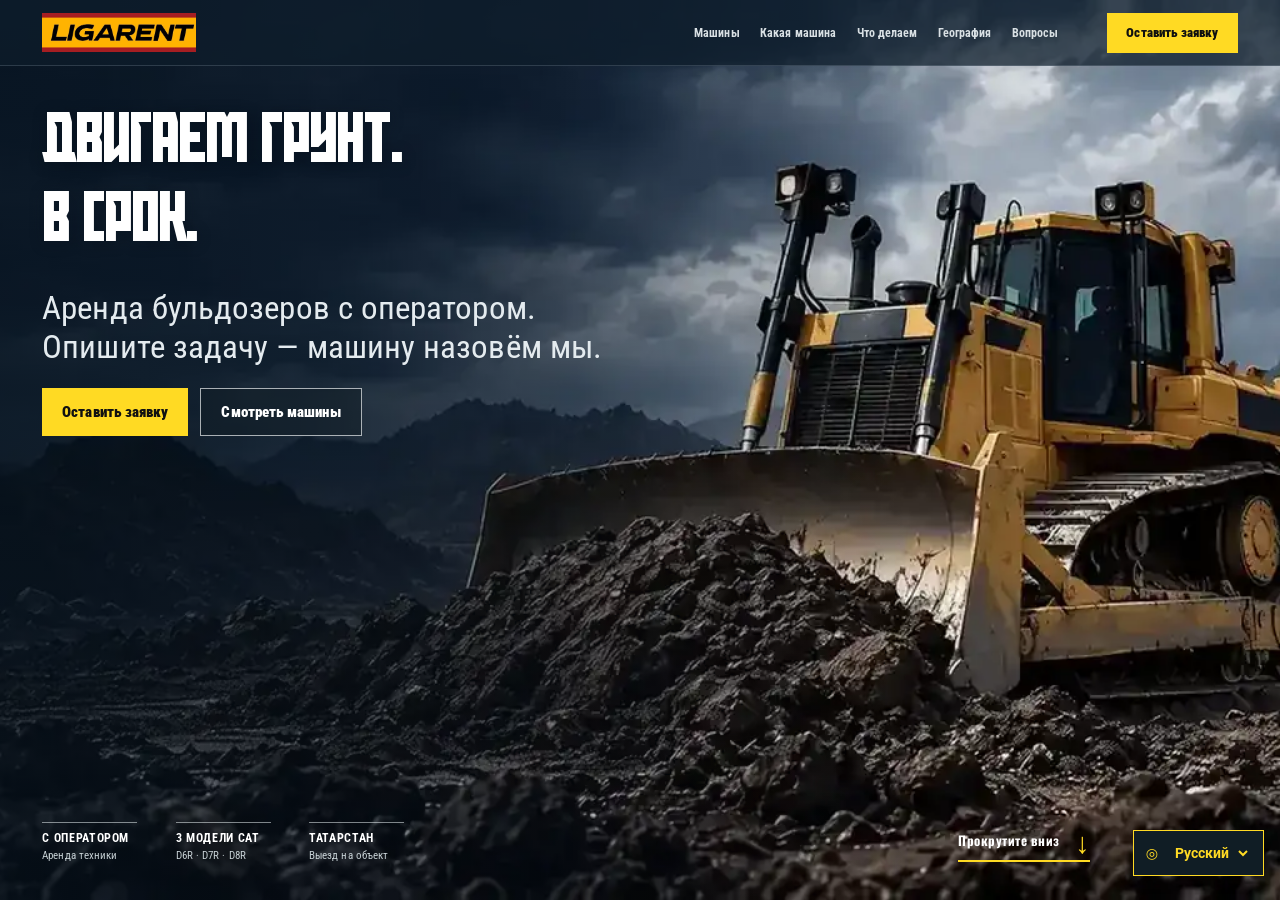
<file: index.html>
<!doctype html>
<html lang="ru">
<head>
  <meta charset="utf-8">
  <meta name="viewport" content="width=device-width, initial-scale=1">
  <meta http-equiv="refresh" content="0; url=./start.html">
  <title>LIGARENT</title>
  <script>location.replace('./start.html' + location.search + location.hash);</script>
</head>
<body>
  <p><a href="./start.html">Открыть LIGARENT</a></p>
</body>
</html>
</file>
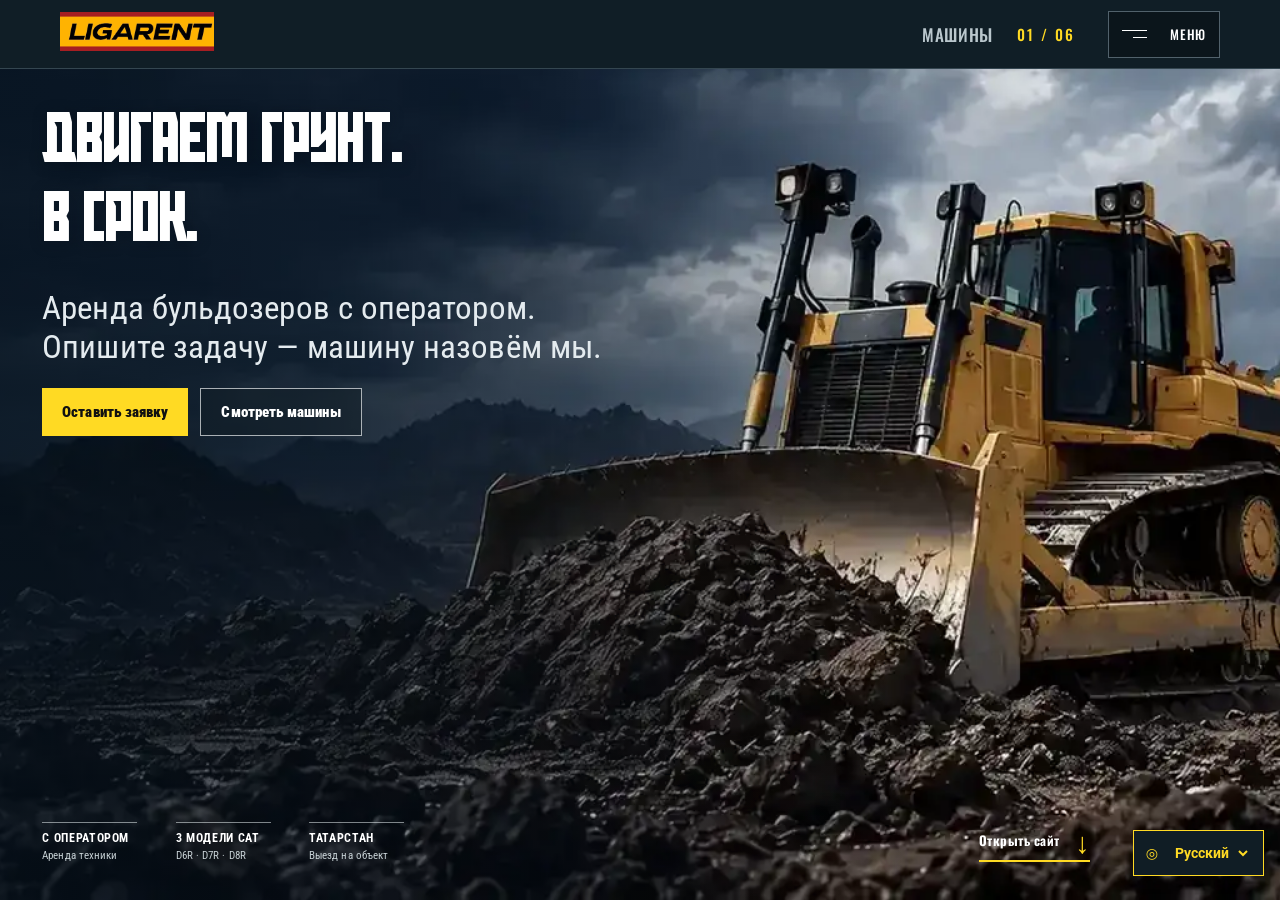
<file: start.html>
<!doctype html>
<html lang="ru">
<head>
  <meta charset="utf-8">
  <meta name="viewport" content="width=device-width, initial-scale=1">
  <meta name="theme-color" content="#101d25">
  <meta name="description" content="LIGARENT — двигаем грунт в срок.">
  <title>LIGARENT — Двигаем грунт в срок</title>
  <script>if (new URLSearchParams(location.search).has('reverse')) document.documentElement.classList.add('intro-returning');</script>
  <link rel="preload" as="image" href="assets/ligarent-loader-first.jpg" fetchpriority="high">
  <link rel="preconnect" href="https://fonts.googleapis.com">
  <link rel="preconnect" href="https://fonts.gstatic.com" crossorigin>
  <link rel="stylesheet" href="https://fonts.googleapis.com/css2?family=Roboto+Condensed:wght@700;900&family=Roboto:wght@400;700;900&display=swap" media="print" onload="this.media='all'">
  <link rel="preload" as="image" href="assets/ligarent-sign.png?v=1">
  <link rel="stylesheet" href="start-dark.css?v=20260930-fast-intro-1">
  <script src="vendor/gsap.min.js" defer></script>
  <script src="loader-reel.js?v=20260930-fast-intro-1" defer></script>
  <script src="site-embed.js?v=20261010-languages" defer></script>
  <script src="start.js?v=20260930-fast-intro-1" defer></script>
<link rel="stylesheet" href="language.css?v=1"><script src="translations.js?v=1" defer></script><script src="language.js?v=1" defer></script></head>
<body class="is-loading" data-site-url="./site.html?v=20261010-languages">
  <div class="opening-reel" id="opening-reel" role="status" aria-label="Вступительные кадры" aria-busy="true">
    <video id="opening-video" src="assets/ligarent-loader-clips-234-fast-720p.mp4" poster="assets/ligarent-loader-first.jpg" muted playsinline preload="auto" aria-hidden="true"></video>
    <span class="opening-reel__count" id="opening-count" aria-live="off">02 / 04 · 0%</span>
    <a class="opening-reel__skip" href="./site.html">Пропустить видео →</a>
    <span class="opening-reel__progress" aria-hidden="true"><span id="opening-progress"></span></span>
  </div>
  <div class="site-root" id="site-root" inert aria-hidden="true"></div>
  <div class="poster" id="poster" inert aria-hidden="true">
    <header class="poster__header">
      <a class="poster__brand" href="./site.html" aria-label="LIGARENT — открыть сайт">LIGARENT</a>
      <nav class="poster__nav" aria-label="Разделы сайта">
        <a href="./site.html#machines">Машины</a>
        <a href="./site.html#selection">Какая машина</a>
        <a href="./site.html#work">Что делаем</a>
        <a href="./site.html#geography">География</a>
        <a href="./site.html#faq">Вопросы</a>
      </nav>
      <a class="poster__top-cta" href="./site.html#enquiry">Оставить заявку</a>
    </header>

    <div class="poster__copy">
      <h1 class="poster__headline" id="hero-title">
        <span>Двигаем грунт.</span>
        <span>В срок.</span>
      </h1>
      <p>Аренда бульдозеров с оператором.<br>Опишите задачу — машину назовём мы.</p>
      <div class="poster__actions">
        <a class="poster__primary" href="./site.html#enquiry">Оставить заявку</a>
        <a class="poster__secondary" href="./site.html#machines">Смотреть машины</a>
      </div>
    </div>

    <div class="poster__details" aria-label="О компании">
      <span><strong>С ОПЕРАТОРОМ</strong><small>Аренда техники</small></span>
      <span><strong>3 МОДЕЛИ CAT</strong><small>D6R · D7R · D8R</small></span>
      <span><strong>ТАТАРСТАН</strong><small>Выезд на объект</small></span>
    </div>
    <button class="poster__scroll" id="start-film" type="button" aria-label="Прокрутить к началу интро">
      <span>Прокрутите вниз</span><span aria-hidden="true">↓</span>
    </button>
  </div>
  <div class="film-stage" id="film-stage" role="region" aria-label="Вступление, управляемое прокруткой">
    <canvas id="film" aria-hidden="true"></canvas>
  </div>
  <button class="film-stage__skip" id="film-skip" type="button" hidden>Перейти к сайту</button>

  <button class="headline-editor__toggle" id="editor-toggle" type="button" aria-controls="headline-editor" aria-expanded="false" hidden>Настроить текст</button>
  <aside class="headline-editor" id="headline-editor" aria-label="Положение заголовка" hidden>
    <div class="headline-editor__head"><strong>Интро · положение</strong><button type="button" id="editor-close" aria-label="Закрыть настройки">×</button></div>
    <div class="headline-editor__fields">
      <label>X <input type="range" data-axis="x" min="-500" max="500" value="0"><output data-value="x">0</output></label>
      <label>Y <input type="range" data-axis="y" min="-400" max="400" value="0"><output data-value="y">0</output></label>
      <label>Z <input type="range" data-axis="z" min="-600" max="600" value="0"><output data-value="z">0</output></label>
      <label>Rotate X <input type="range" data-axis="rx" min="-45" max="45" value="0"><output data-value="rx">0°</output></label>
      <label>Rotate Y <input type="range" data-axis="ry" min="-45" max="45" value="0"><output data-value="ry">0°</output></label>
      <label>Rotate Z <input type="range" data-axis="rz" min="-45" max="45" value="0"><output data-value="rz">0°</output></label>
      <label>Scale <input type="range" data-axis="scale" min="0.7" max="2" step="0.05" value="1"><output data-value="scale">1×</output></label>
      <label>Блок Y <input type="range" data-axis="copyY" min="-250" max="400" value="0"><output data-value="copyY">0</output></label>
      <label>UI X <input type="range" data-axis="uiX" min="-250" max="250" value="0"><output data-value="uiX">0</output></label>
      <label>UI Y <input type="range" data-axis="uiY" min="-250" max="250" value="0"><output data-value="uiY">0</output></label>
      <div class="headline-editor__section">Нижние блоки</div>
      <label>Опер. X <input type="range" data-axis="detail1X" min="-500" max="500" value="0"><output data-value="detail1X">0</output></label>
      <label>Опер. Y <input type="range" data-axis="detail1Y" min="-400" max="400" value="0"><output data-value="detail1Y">0</output></label>
      <label>CAT X <input type="range" data-axis="detail2X" min="-500" max="500" value="0"><output data-value="detail2X">0</output></label>
      <label>CAT Y <input type="range" data-axis="detail2Y" min="-400" max="400" value="0"><output data-value="detail2Y">0</output></label>
      <label>Регион X <input type="range" data-axis="detail3X" min="-500" max="500" value="0"><output data-value="detail3X">0</output></label>
      <label>Регион Y <input type="range" data-axis="detail3Y" min="-400" max="400" value="0"><output data-value="detail3Y">0</output></label>
    </div>
    <button class="headline-editor__reset" id="editor-reset" type="button">Сбросить положение</button>
    <p>Перетаскивайте заголовок и каждый нижний блок для X/Y. Блок Y двигает описание и обе кнопки; UI X/Y — остальной интерфейс. Настройки сохраняются в этом браузере.</p>
  </aside>
</body>
</html>
</file>
<file: start-dark.css>
@font-face { font-family: Metadannye; src: url('assets/Metadannye-Export.ttf') format('truetype'); font-style: normal; font-weight: 400; font-display: swap; }
:root { --yellow: #ffda23; --ink: #101d25; --white: #f6f7f7; }
* { box-sizing: border-box; }
html { scroll-behavior: auto; }
body { margin: 0; height: 100svh; overflow: hidden; background: var(--ink); color: var(--white); font-family: Roboto, Arial, sans-serif; }
body.site-active { height: auto; min-height: 100svh; overflow: auto; }
.site-root { position: fixed; inset: 0; z-index: 0; height: 100svh; overflow: hidden; background: #101d25; }
body.site-active .site-root { position: relative; inset: auto; height: auto; overflow: visible; }
html.reveal-enabled .site-root #machines .reveal-item { transition: none !important; opacity: 1 !important; transform: none !important; }
.site-root .site-header-inner { max-width: none; min-height: clamp(62px, 5.2vw, 84px); padding-left: clamp(20px, 3.3vw, 64px); padding-right: clamp(20px, 3.3vw, 64px); }
.site-root .site-brand .logo { margin-left: 0; padding: 5px 8px 4px; border-left: 4px solid #e74548; border-right: 4px solid #e74548; font: italic 900 clamp(20px, 2vw, 31px)/1 Roboto, Arial, sans-serif; letter-spacing: -.07em; }
.site-root .site-brand .logo::before, .site-root .site-brand .logo::after { content: none; }
.poster {
  position: fixed;
  inset: 0;
  z-index: 2;
  isolation: isolate;
  width: 100%;
  min-height: 100svh;
  overflow: hidden;
  background: transparent;
}
.poster, .film-stage { clip-path: inset(var(--handoff-cut, 0%) 0 0 0); }
.poster::after {
  content: "";
  position: absolute;
  inset: 0;
  z-index: -2;
  background: var(--ink) url('assets/intro-sequence/desktop/frame-000.webp?v=20260930-fast-intro-1') center / cover no-repeat;
  opacity: var(--intro-still-opacity, 1);
}
.poster::before {
  content: "";
  position: absolute;
  inset: 0;
  z-index: -1;
  background: linear-gradient(90deg, #07131eb3 0%, #07131e60 41%, transparent 71%);
  opacity: var(--intro-gradient-opacity, 1);
}
.poster__header {
  position: relative;
  z-index: 3;
  display: flex;
  align-items: center;
  gap: clamp(16px, 2.3vw, 42px);
  width: 100%;
  min-height: clamp(62px, 5.2vw, 84px);
  padding: 12px clamp(20px, 3.3vw, 64px);
  border-bottom: 1px solid transparent;
  background: transparent;
}
.poster__header::before {
  content: "";
  position: absolute;
  inset: 0;
  z-index: -1;
  border-bottom: 1px solid #b4c6d331;
  background: #0d1c2ab8;
  opacity: var(--intro-chrome-opacity, 1);
}
.poster__brand {
  flex: 0 0 auto;
  padding: 5px 8px 4px;
  border-left: 4px solid #e94c4f;
  border-right: 4px solid #e94c4f;
  background: var(--yellow);
  color: #080808;
  font: italic 900 clamp(20px, 2vw, 31px)/1 Roboto, Arial, sans-serif;
  letter-spacing: -.07em;
  text-decoration: none;
  transform: translate3d(var(--ui-edit-x, 0px), var(--ui-edit-y, 0px), 0);
}
.poster__nav { display: flex; align-items: center; gap: clamp(12px, 1.6vw, 31px); margin-left: auto; white-space: nowrap; opacity: var(--intro-ui-opacity, 1); transform: translate3d(var(--ui-edit-x, 0px), var(--ui-edit-y, 0px), 0) translateX(var(--intro-ui-x, 0px)); }
.poster__nav a { color: #d9e0e4; text-decoration: none; font-size: clamp(11px, .9vw, 14px); font-weight: 700; }
.poster__nav a:hover { color: var(--yellow); }
.poster__top-cta {
  flex: 0 0 auto;
  display: inline-flex;
  align-items: center;
  justify-content: center;
  min-height: 40px;
  margin-left: clamp(0px, 1.5vw, 22px);
  padding: 10px clamp(11px, 1.5vw, 23px);
  background: var(--yellow);
  color: #101010;
  text-decoration: none;
  font-size: 13px;
  font-weight: 900;
  opacity: var(--intro-ui-opacity, 1);
  transform: translate3d(var(--ui-edit-x, 0px), var(--ui-edit-y, 0px), 0) translateX(var(--intro-ui-x, 0px));
}
.poster__top-cta:hover, .poster__primary:hover { background: #ffeb75; }
.poster__copy {
  position: relative;
  z-index: 4;
  width: min(57%, 1010px);
  padding-left: clamp(22px, 3.3vw, 64px);
  padding-top: clamp(24px, 4vh, 56px);
}
.poster__headline {
  --headline-x: 0px;
  --headline-y: 0px;
  --headline-z: 0px;
  --headline-rx: 0deg;
  --headline-ry: 0deg;
  --headline-rz: 0deg;
  margin: 0 0 clamp(20px, 2.8vw, 42px);
  color: #fff;
  font: 400 clamp(42px, 6.2vw, 116px)/.88 Metadannye, 'Roboto Condensed', Impact, sans-serif;
  letter-spacing: -.025em;
  text-shadow: 0 2px 14px #09131c60;
  transform-origin: left center;
  transform: perspective(1200px)
    translate3d(var(--intro-title-x, 0px), var(--intro-title-y, 0px), 0)
    translate3d(var(--headline-x), var(--headline-y), var(--headline-z))
    rotateX(var(--headline-rx)) rotateY(var(--headline-ry)) rotateZ(var(--headline-rz))
    scale(var(--headline-scale, 1)) scale(var(--intro-title-scale, 1));
  will-change: transform;
}
.poster__headline span { display: block; white-space: nowrap; }
.poster__headline span:last-child { margin-top: .12em; }
.poster__copy p {
  max-width: 900px;
  margin: 0 0 22px;
  color: #e4ebef;
  font-size: clamp(24px, 2.6vw, 42px);
  line-height: 1.18;
  text-wrap: pretty;
  opacity: var(--intro-ui-opacity, 1);
  transform: translate3d(var(--ui-edit-x, 0px), var(--ui-edit-y, 0px), 0) translateX(var(--intro-ui-x, 0px)) translateY(var(--copy-edit-y, 0px));
}
.poster__actions { display: flex; flex-wrap: wrap; gap: 12px; opacity: var(--intro-ui-opacity, 1); transform: translate3d(var(--ui-edit-x, 0px), var(--ui-edit-y, 0px), 0) translateX(var(--intro-ui-x, 0px)) translateY(var(--copy-edit-y, 0px)); }
.poster__actions a { display: inline-flex; align-items: center; justify-content: center; min-height: 48px; padding: 12px 20px; text-decoration: none; font-size: 15px; font-weight: 900; }
.poster__primary { background: var(--yellow); color: #111; }
.poster__secondary { border: 1px solid #f5f8faab; background: #101d2580; color: #fff; }
.poster__secondary:hover { background: #f5f8fa; color: var(--ink); }
.poster__details {
  position: absolute;
  z-index: 1;
  left: clamp(22px, 3.3vw, 64px);
  bottom: clamp(22px, 3vw, 50px);
  display: flex;
  gap: clamp(20px, 3vw, 52px);
  opacity: var(--intro-ui-opacity, 1);
  transform: translate3d(var(--ui-edit-x, 0px), var(--ui-edit-y, 0px), 0) translateX(var(--intro-ui-x, 0px));
}
.poster__details span { display: block; min-width: 95px; border-top: 1px solid #eff7fa84; padding-top: 8px; transform: translate3d(var(--detail-x, 0px), var(--detail-y, 0px), 0); }
.poster__details strong, .poster__details small { display: block; }
.poster__details strong { font-size: 12px; letter-spacing: .055em; }
.poster__details small { margin-top: 4px; color: #c5cfd3; font-size: 11px; }
.poster__scroll {
  position: absolute;
  z-index: 3;
  right: clamp(22px, 3.3vw, 64px);
  bottom: clamp(22px, 3vw, 50px);
  display: inline-flex;
  align-items: center;
  gap: 15px;
  min-height: 42px;
  border: 0;
  border-bottom: 2px solid var(--yellow);
  padding: 6px 0;
  background: transparent;
  color: #fff;
  font-size: 13px;
  font-weight: 900;
  letter-spacing: .04em;
  opacity: var(--intro-ui-opacity, 1);
  transform: translate3d(var(--ui-edit-x, 0px), var(--ui-edit-y, 0px), 0) translateX(calc(-1 * var(--intro-ui-x, 0px)));
}
.poster__scroll span:last-child { color: var(--yellow); font-size: 29px; line-height: .6; transition: transform 150ms ease-out; }
.poster__scroll:hover span:last-child { transform: translateY(4px); }
.film-stage { position: fixed; inset: 0; z-index: 1; overflow: hidden; background: #05080a url('assets/intro-sequence/desktop/frame-000.webp?v=20260930-fast-intro-1') center / cover no-repeat; opacity: 0; pointer-events: none; }
.film-stage canvas { position: absolute; inset: 0; display: block; width: 100%; height: 100%; object-fit: cover; object-position: center; }
.film-stage__offer {
  position: absolute;
  z-index: 1;
  top: clamp(30px, 5.5vh, 88px);
  left: clamp(24px, 4.5vw, 86px);
  max-width: calc(100% - 48px);
  color: #fff;
  font: 400 clamp(42px, 13vw, 180px)/.9 Metadannye, 'Roboto Condensed', Impact, sans-serif;
  letter-spacing: -.035em;
  text-shadow: 0 3px 20px #02060be0;
  opacity: var(--offer-opacity, 0);
  transform: translate3d(0, calc(var(--offer-rise, 64px) + var(--offer-hold-shift, 0px)), 0) scaleX(var(--offer-fit, .55)) scaleY(var(--offer-scale, .94));
  transform-origin: left bottom;
  pointer-events: none;
  will-change: opacity, transform;
}
.film-stage__offer strong { display: block; font-weight: 400; white-space: nowrap; }
.film-stage__skip[hidden], .headline-editor[hidden], .headline-editor__toggle[hidden] { display: none; }
.film-stage__skip {
  position: fixed;
  z-index: 5;
  right: clamp(18px, 3vw, 48px);
  top: 12px;
  min-height: 46px;
  padding: 8px 17px;
  border: 1px solid #ffffff9b;
  background: #07131bc7;
  color: #fff;
  font-size: 14px;
  font-weight: 700;
}
.film-stage__skip:hover { background: var(--yellow); color: #111; }
.film-stage__mark { position: fixed; z-index: 8; display: none; pointer-events: none; transform-origin: top left; will-change: transform; }
.film-stage__mark img { display: block; width: 100%; height: 100%; object-fit: fill; will-change: opacity; }
.film-stage__mark-clean { position: absolute; inset: 0; display: flex; align-items: center; justify-content: center; overflow: hidden; background: #ffda23; color: #111; font: italic 900 61px/1 Arial, sans-serif; letter-spacing: -.055em; white-space: nowrap; opacity: 0; will-change: opacity; }
.film-stage__mark-clean::before, .film-stage__mark-clean::after { content: ''; position: absolute; top: 0; bottom: 0; width: 5px; background: #e74548; }
.film-stage__mark-clean::before { left: 0; }
.film-stage__mark-clean::after { right: 0; }
.headline-editor {
  position: fixed;
  z-index: 25;
  top: 88px;
  right: 18px;
  width: min(310px, calc(100vw - 36px));
  padding: 15px;
  border: 1px solid #71838d;
  background: #091721ef;
  box-shadow: 0 12px 45px #0009;
  color: #fff;
  font-size: 13px;
  max-height: calc(100dvh - 110px);
  overflow-y: auto;
}
.headline-editor__toggle {
  position: fixed;
  z-index: 25;
  right: 18px;
  bottom: 18px;
  min-height: 38px;
  padding: 8px 12px;
  border: 1px solid #ffda23;
  border-radius: 3px;
  background: #091721ef;
  color: #ffda23;
  font-size: 12px;
  font-weight: 800;
  box-shadow: 0 6px 22px #0008;
}
.headline-editor__toggle:hover { background: #ffda23; color: #111; }
.headline-editor__head { display: flex; justify-content: space-between; align-items: center; gap: 12px; margin-bottom: 12px; }
.headline-editor__head strong { font-size: 15px; }
.headline-editor__head button { border: 0; padding: 0 5px; background: transparent; color: #fff; font-size: 24px; }
.headline-editor__fields { display: grid; gap: 9px; }
.headline-editor__fields label { display: grid; grid-template-columns: 75px 1fr 35px; align-items: center; gap: 7px; }
.headline-editor__section { margin-top: 7px; padding-top: 12px; border-top: 1px solid #71838d; color: #ffda23; font-weight: 800; }
.headline-editor__fields input { width: 100%; accent-color: var(--yellow); }
.headline-editor__fields output { text-align: right; font-variant-numeric: tabular-nums; }
.headline-editor__reset { margin-top: 14px; border: 1px solid #ffda23; padding: 7px 10px; background: transparent; color: #ffda23; font-size: 12px; font-weight: 700; }
.headline-editor p { color: #bbcad1; font-size: 11px; line-height: 1.4; }
.poster.is-editing .poster__headline { cursor: grab; outline: 1px dashed #ffda23aa; outline-offset: 8px; }
.poster.is-editing .poster__headline:active { cursor: grabbing; }
.poster.is-editing .poster__details span { cursor: grab; outline: 1px dashed #ffda23aa; outline-offset: 5px; touch-action: none; }
.poster.is-editing .poster__details span:active { cursor: grabbing; }
body[data-phase="film"] .poster.is-editing .poster__headline,
body[data-phase="handoff"] .poster.is-editing .poster__headline,
body[data-phase="film"] .poster.is-editing .poster__details span,
body[data-phase="handoff"] .poster.is-editing .poster__details span { cursor: default; outline: none; }
@media (max-height: 700px) and (min-width: 601px) {
  .poster__copy { width: calc(100% - 40px); padding-top: 20px; }
  .poster__headline { font-size: clamp(36px, 5vw, 70px); margin-bottom: 12px; }
  .poster__copy p { font-size: clamp(18px, 2vw, 30px); margin-bottom: 12px; }
  .poster__details { bottom: 20px; }
}
@media (max-height: 500px) {
  .poster__details { display: none; }
}
@media (max-width: 900px) {
  .poster__nav { display: none; }
  .poster__top-cta { margin-left: auto; }
  .poster__copy { width: 72%; }
  .poster__headline { font-size: clamp(42px, 7vw, 68px); }
}
@media (max-width: 600px) {
  .poster::after { background-position: 63% center; }
  .film-stage canvas { object-position: 63% center; }
  .film-stage__offer { top: 68px; left: 20px; font-size: 13vw; }
  .poster::before { background: linear-gradient(180deg, #07131edb 0%, #07131eb7 45%, #07131e50 86%); }
  .poster__header { padding: 10px 18px; min-height: 64px; }
  .poster__brand { font-size: 21px; }
  .poster__top-cta { min-height: 36px; padding: 8px 10px; font-size: 11px; }
  .poster__copy { width: 100%; padding: clamp(24px, 6vh, 50px) 20px 0; }
  .poster__headline { font-size: clamp(36px, 10vw, 56px); line-height: .83; }
  .poster__copy p { font-size: clamp(20px, 5.5vw, 26px); }
  .poster__actions a { min-height: 44px; padding: 10px 12px; font-size: 13px; }
  .poster__details { left: 20px; right: 20px; bottom: clamp(54px, 9vh, 85px); gap: 12px; }
  .poster__details span { min-width: 0; flex: 1; }
  .poster__details strong { font-size: 10px; }
  .poster__details small { font-size: 9px; }
  .poster__scroll { right: 20px; bottom: 18px; font-size: 12px; }
  .headline-editor { top: 70px; max-height: calc(100dvh - 125px); overflow-y: auto; }
}
@media (max-width: 600px) and (orientation: portrait) {
  .poster::after { background-image: url('assets/intro-sequence/mobile/frame-000.webp?v=20260930-fast-intro-1'); background-position: center; }
  .film-stage { background-image: url('assets/intro-sequence/mobile/frame-000.webp?v=20260930-fast-intro-1'); }
}
@media (max-width: 600px) and (orientation: landscape) {
  .poster::after { background-position: center; }
}
@media (prefers-reduced-motion: reduce) {
  html { scroll-behavior: auto; }
  .poster__scroll span:last-child { transition: none; }
  .film-stage__offer { transform: none; }
}

.film-stage__skip { z-index: 7; }
html { overscroll-behavior-y: none; }

.poster__scroll:disabled { cursor: wait; }

body.is-loading { overflow: hidden; }
/* Hold the last still while decoded frames are restored from the site. */
.intro-returning .poster { visibility: hidden; }
.intro-returning .film-stage {
  opacity: 1;
  background-image: url('assets/intro-sequence/desktop/frame-115.webp?v=20260930-fast-intro-1');
}
@media (max-width: 600px) and (orientation: portrait) {
  .intro-returning .film-stage { background-image: url('assets/intro-sequence/mobile/frame-115.webp?v=20260930-fast-intro-1'); }
}
.opening-reel {
  position: fixed;
  inset: 0;
  z-index: 100;
  overflow: hidden;
  background: #101d25 url('assets/ligarent-loader-first.jpg') center / cover no-repeat;
  opacity: 1;
  transition: none;
}
.opening-reel[hidden], .intro-returning .opening-reel { display: none; }
.opening-reel.is-done { opacity: 0; pointer-events: none; }
.opening-reel video { display: block; width: 100%; height: 100%; object-fit: cover; background: url('assets/ligarent-loader-first.jpg') center / cover no-repeat; }
.opening-reel__moving-mark { position: fixed; inset: 0 auto auto 0; z-index: 101; margin: 0; pointer-events: none; transform-origin: top left; will-change: transform, opacity; }
.opening-reel__captured-mark { position: fixed; inset: 0 auto auto 0; z-index: 101; pointer-events: none; transform-origin: top left; will-change: transform, opacity; }
.opening-reel__count {
  position: absolute;
  top: clamp(18px, 3vw, 42px);
  right: clamp(18px, 3vw, 42px);
  padding: 8px 12px;
  background: #101d25b8;
  color: var(--yellow);
  border: 1px solid #f6f7f755;
  font: 900 clamp(17px, 2vw, 26px)/1 'Roboto Condensed', Roboto, sans-serif;
  letter-spacing: .12em;
}
.opening-reel__skip { position: absolute; right: clamp(18px, 3vw, 42px); bottom: 26px; z-index: 2; padding: 10px 14px; border: 1px solid #f6f7f799; background: #101d25cf; color: #f6f7f7; font: 700 14px/1.2 Roboto, Arial, sans-serif; text-decoration: none; }
.opening-reel__skip:hover, .opening-reel__skip:focus-visible { background: #ffda23; color: #101d25; }
.opening-reel__progress { position: absolute; inset: auto 0 0; height: 3px; background: #f6f7f740; }
.opening-reel__progress span { display: block; width: 0; height: 100%; background: var(--yellow); }
@media (prefers-reduced-motion: reduce) { .opening-reel { display: none; } }

/* Supplied LIGARENT sign replaces the earlier generated wordmark. */
.poster__brand {
  width: clamp(142px, 12vw, 188px);
  aspect-ratio: 944 / 240;
  padding: 0;
  border: 0;
  overflow: hidden;
  background: url('assets/ligarent-sign.png?v=1') center / 100% 100% no-repeat;
  color: transparent;
  font-size: 0;
  line-height: 0;
  text-indent: 100%;
  white-space: nowrap;
}
.site-root .site-brand .logo {
  width: clamp(142px, 12vw, 188px);
  aspect-ratio: 944 / 240;
  margin-left: 0;
  padding: 0;
  border: 0;
  background: url('assets/ligarent-sign.png?v=1') center / 100% 100% no-repeat;
  color: transparent;
  font-size: 0;
  line-height: 0;
  text-indent: 100%;
  white-space: nowrap;
}
.site-root .site-brand .logo::before,
.site-root .site-brand .logo::after { content: none; display: none; }
@media(max-width:600px) {
  .poster__brand,
  .site-root .site-brand .logo { width: 132px; }
}
</file>
<file: language.css>
/* Existing LIGARENT navy/yellow palette; native select supports keyboard and touch. */
.language-control{position:fixed;right:max(16px,env(safe-area-inset-right));bottom:max(16px,env(safe-area-inset-bottom));z-index:1500;display:flex;align-items:center;gap:8px;background:#101d25;color:#ffda24;border:1px solid #ffda24;padding:0 12px;box-shadow:0 3px 14px #0003;font:700 14px Roboto,system-ui,sans-serif}
.language-control select{font:inherit;min-height:44px;max-width:140px;color:inherit;background:#101d25;border:0;cursor:pointer;padding:0 5px}
.language-control select:focus-visible{outline:2px solid #ffda24;outline-offset:3px}
body.menu-active .language-control{visibility:hidden}
html:not([lang="ru"]) .poster__headline{font-size:clamp(38px,6.2vw,108px)}
html[lang="zh"]{font-family:Roboto,"Noto Sans SC","Microsoft YaHei",system-ui,sans-serif}
@media(max-width:620px){.language-control{right:10px;bottom:max(10px,env(safe-area-inset-bottom))}.language-control select{max-width:110px}html:not([lang="ru"]) .poster__headline{font-size:clamp(32px,8vw,54px)}}
html[lang="zh"] .poster__headline{font-family:"Noto Sans SC","Microsoft YaHei",system-ui,sans-serif;line-height:1.08}
html[lang="tt"] .poster__headline{font-family:'Roboto Condensed',Roboto,system-ui,sans-serif;font-weight:700;line-height:1.05}
.poster__scroll{right:190px}
.poster__details strong{color:#fff}
</file>
